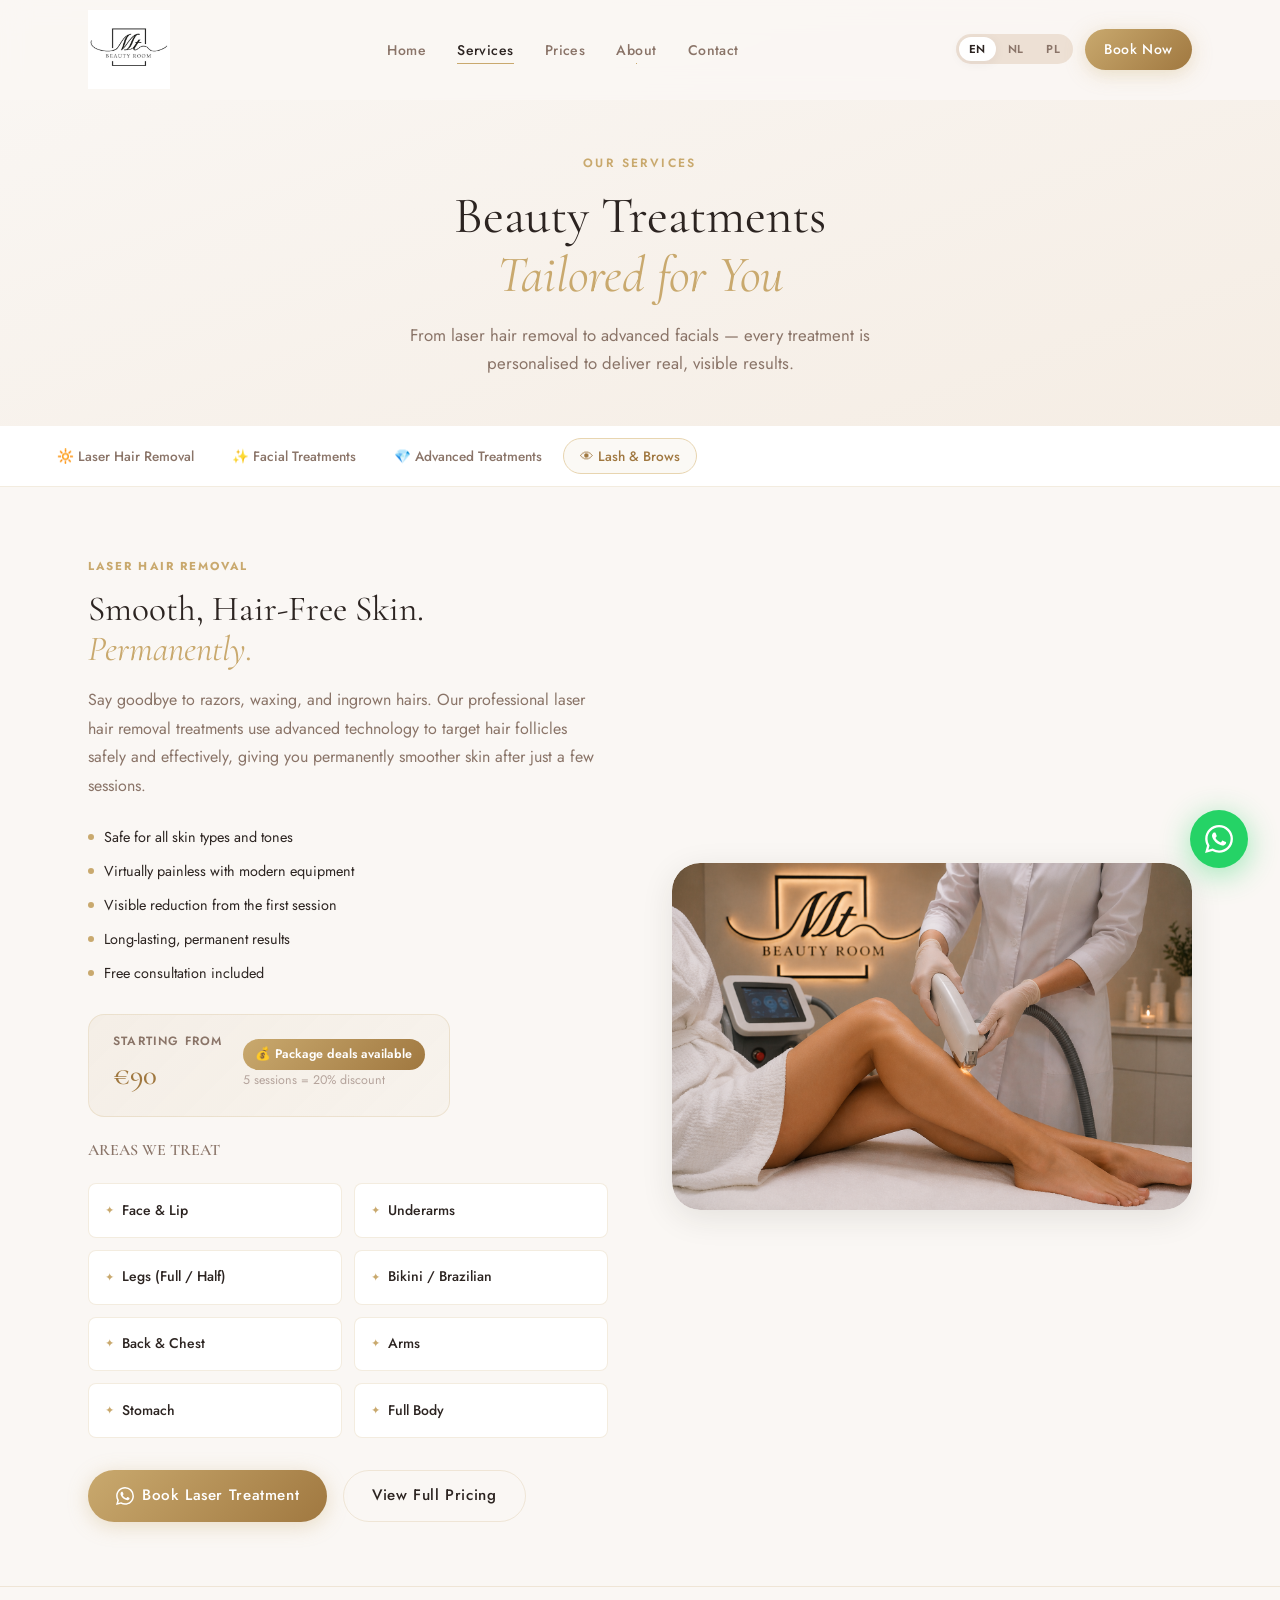
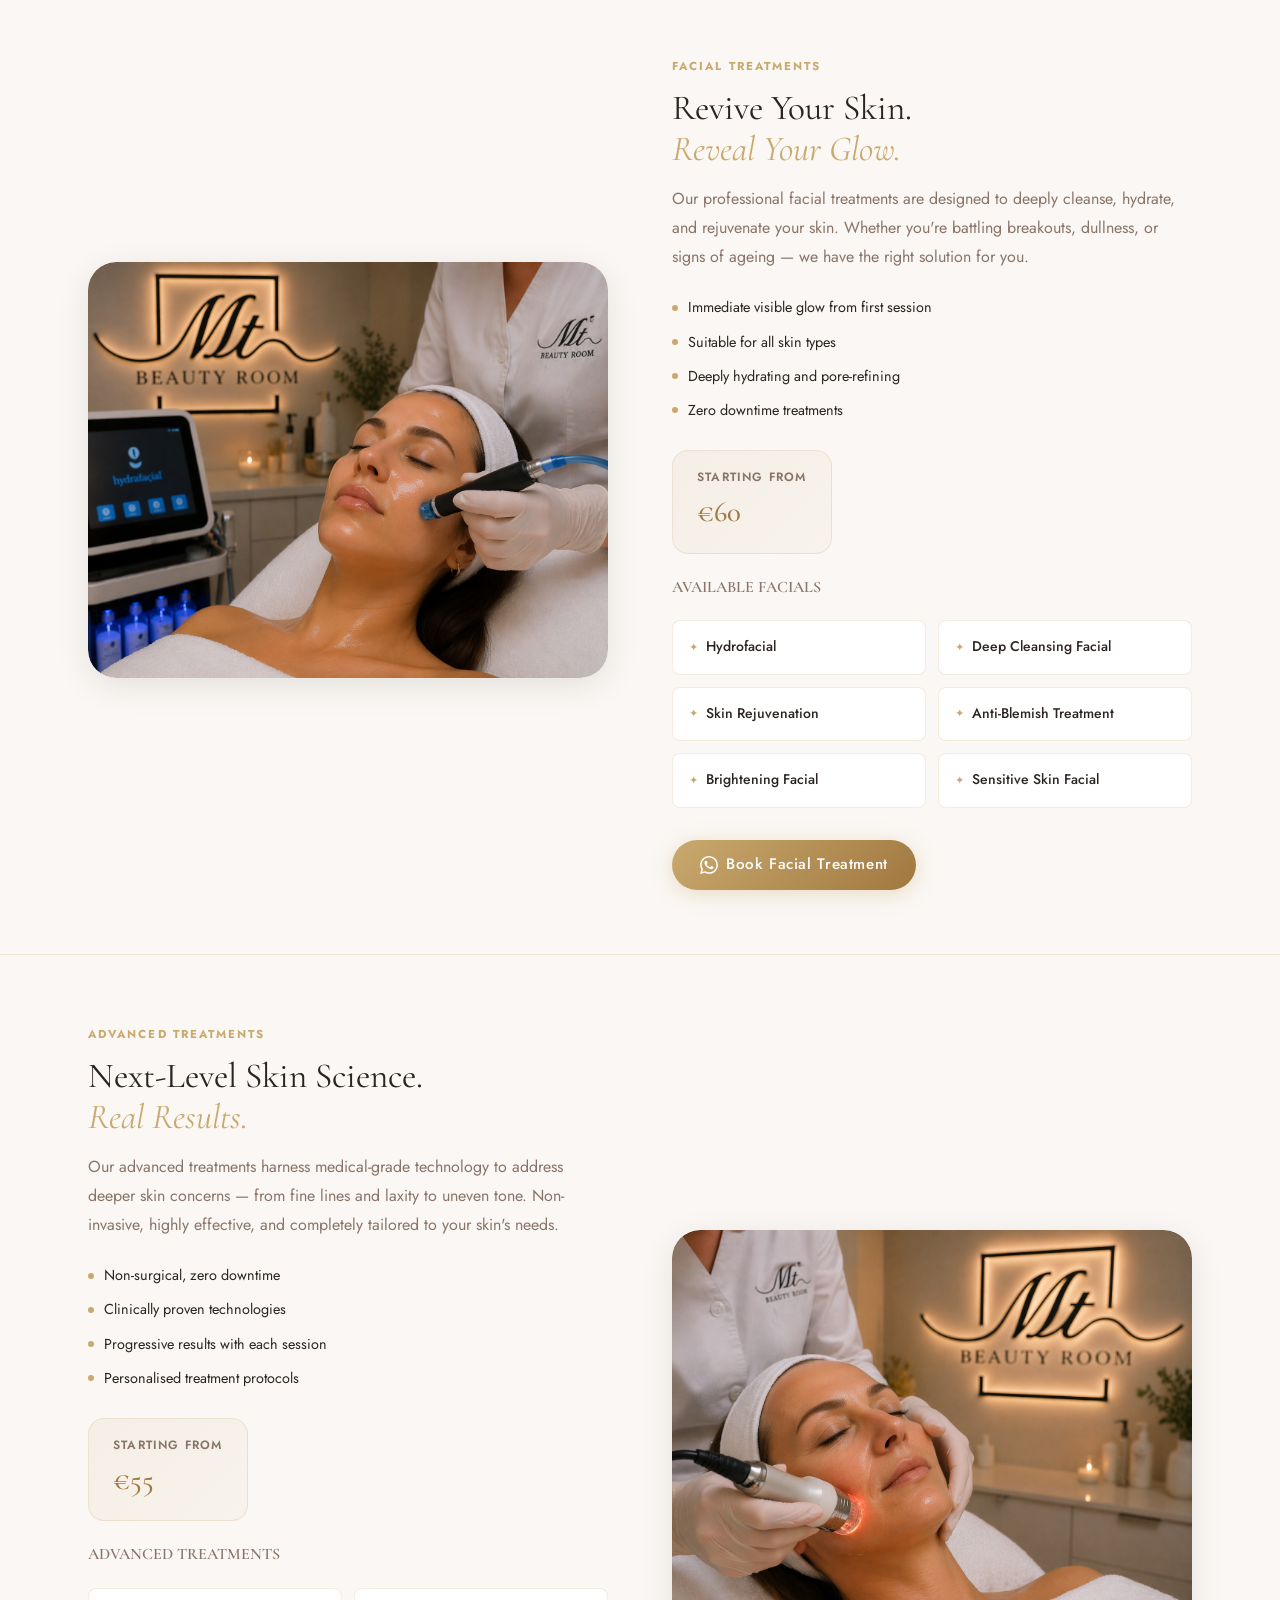
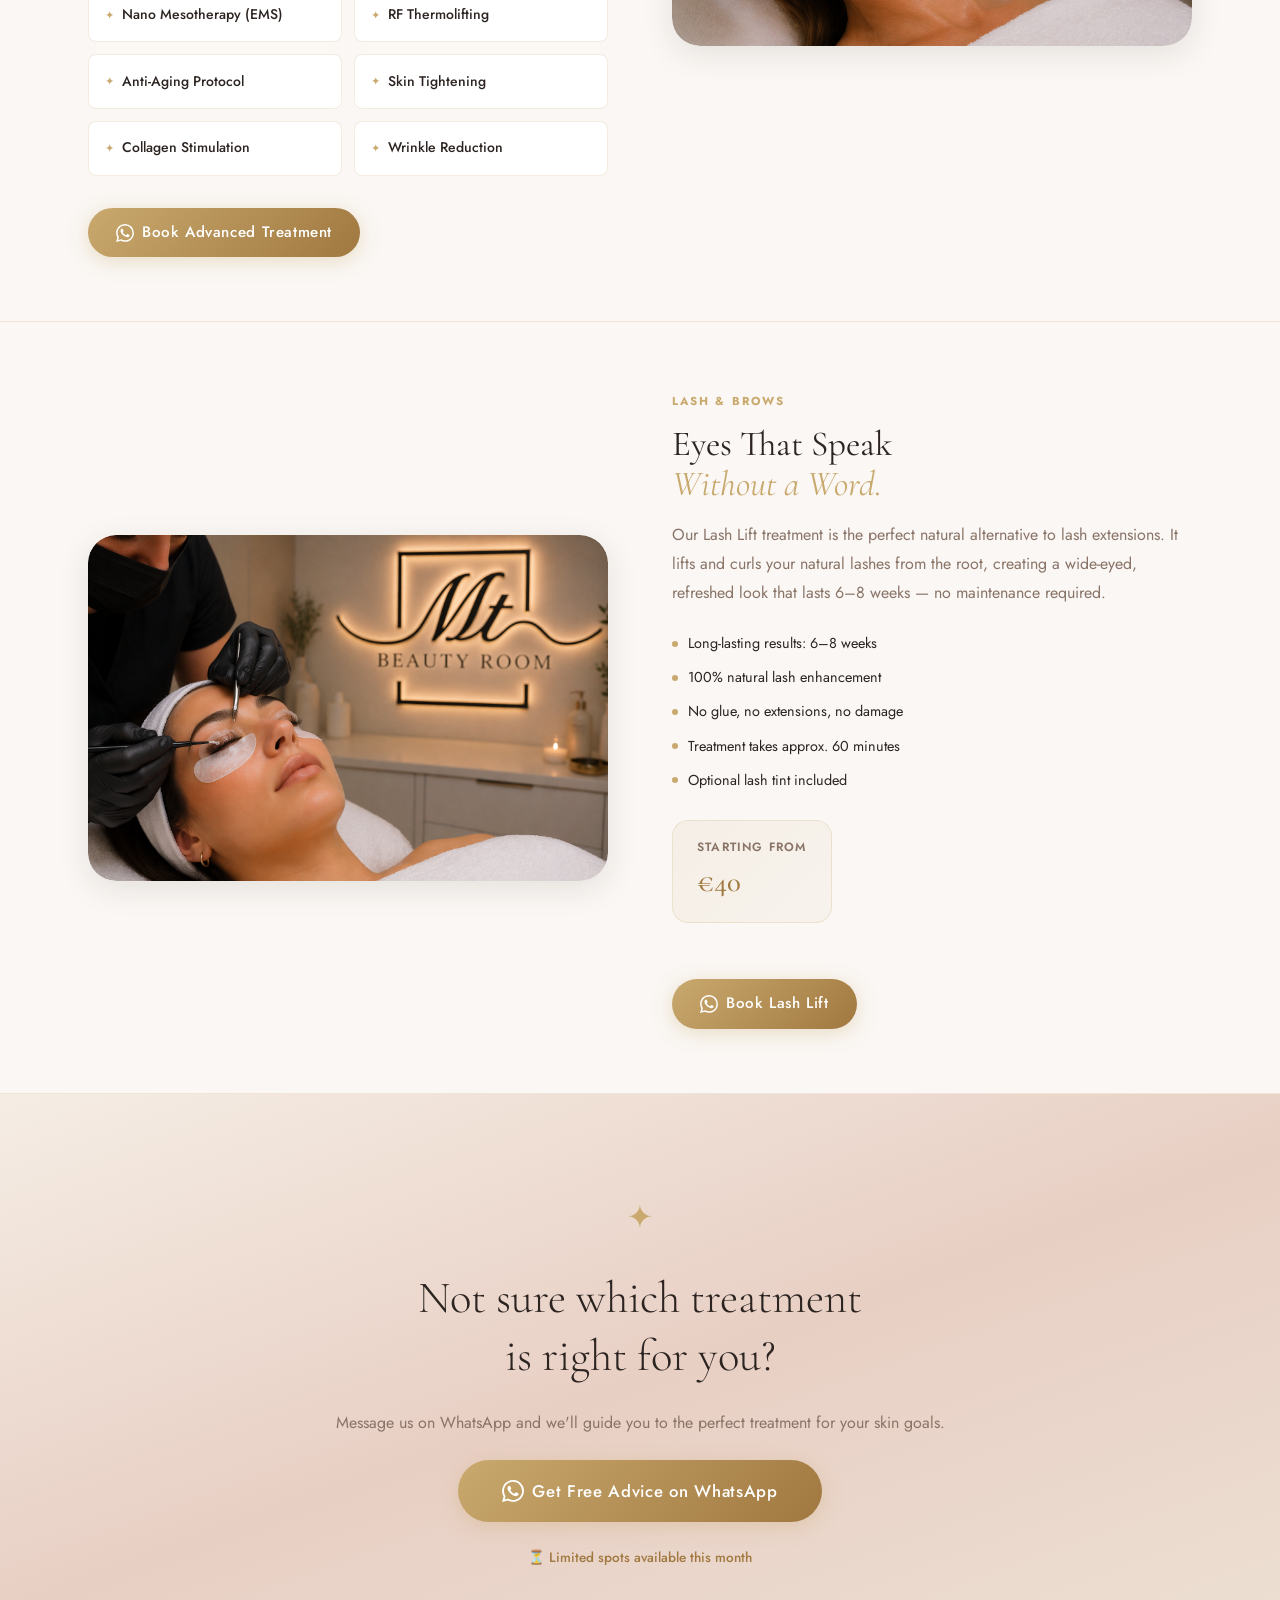
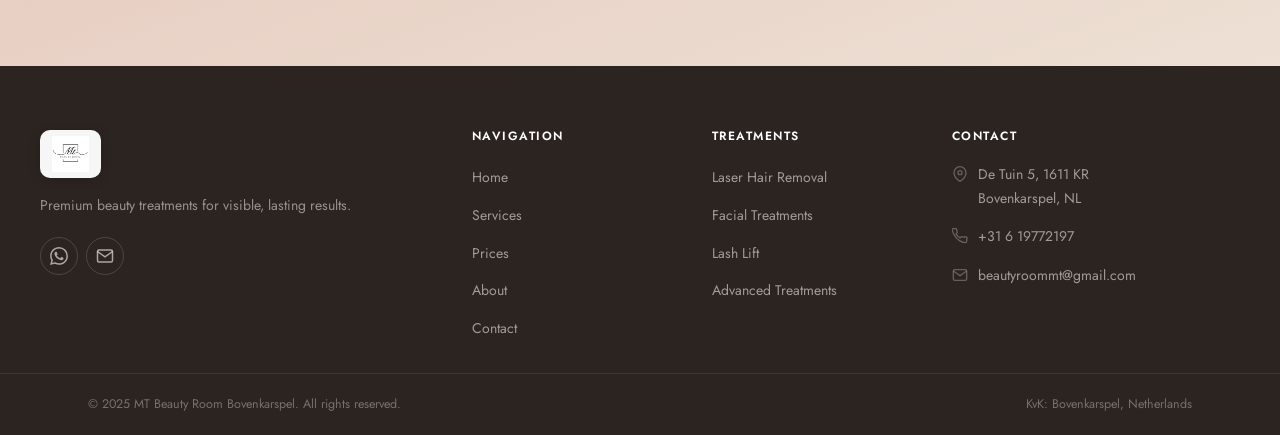
<file: services.html>
<!DOCTYPE html>
<html lang="en">
<head>
  <meta charset="UTF-8" />
  <meta name="viewport" content="width=device-width, initial-scale=1.0" />
  <title>Treatments & Services | MT Beauty Room Bovenkarspel</title>
  <meta name="description" content="Explore our full range of beauty treatments: laser hair removal, hydrofacial, lash lift, RF thermolifting and more. Book via WhatsApp today." />
  <meta name="keywords" content="laser hair removal Bovenkarspel, hydrofacial Netherlands, lash lift near Enkhuizen, RF thermolifting, beauty treatments Hoorn" />
  <link rel="canonical" href="https://mtbeautyroom.nl/services.html" />
  <link rel="stylesheet" href="css/style.css?v=2" />
  <link rel="preconnect" href="https://fonts.googleapis.com" />
  <link rel="preconnect" href="https://fonts.gstatic.com" crossorigin />
  <link href="https://fonts.googleapis.com/css2?family=Cormorant+Garamond:ital,wght@0,300;0,400;0,500;0,600;1,300;1,400&family=Jost:wght@300;400;500;600&display=swap" rel="stylesheet" />
</head>
<body>

  <!-- ===== HEADER ===== -->
  <header class="site-header" id="site-header">
    <div class="container header-inner">
      <a href="index.html" class="logo" aria-label="MT Beauty Room Home">
        <img src="public/LOGO.jpeg" alt="MT Beauty Room Bovenkarspel" class="logo-img" />
      </a>
      <nav class="main-nav" id="main-nav" role="navigation" aria-label="Main Navigation">
        <ul>
          <li><a href="index.html" class="nav-link" data-i18n="nav.home">Home</a></li>
          <li><a href="services.html" class="nav-link active" data-i18n="nav.services">Services</a></li>
          <li><a href="prices.html" class="nav-link" data-i18n="nav.prices">Prices</a></li>
          <li><a href="about.html" class="nav-link" data-i18n="nav.about">About</a></li>
          <li><a href="contact.html" class="nav-link" data-i18n="nav.contact">Contact</a></li>
        </ul>
      </nav>
      <div class="header-actions">
        <div class="lang-switcher" id="lang-switcher" role="group" aria-label="Language Switcher">
          <button class="lang-btn active" data-lang="en" aria-pressed="true">EN</button>
          <button class="lang-btn" data-lang="nl" aria-pressed="false">NL</button>
          <button class="lang-btn" data-lang="pl" aria-pressed="false">PL</button>
        </div>
        <a href="https://wa.me/31619772197?text=Hello%2C%20I%20would%20like%20to%20book%20an%20appointment." class="btn btn-gold btn-sm" target="_blank" rel="noopener" id="header-cta" data-i18n="nav.book">Book Now</a>
        <button class="menu-toggle" id="menu-toggle" aria-label="Toggle Menu" aria-expanded="false">
          <span></span><span></span><span></span>
        </button>
      </div>
    </div>
  </header>

  <main>
    <!-- ===== PAGE HERO ===== -->
    <section class="page-hero" aria-labelledby="page-title">
      <div class="container">
        <span class="section-tag">Our Services</span>
        <h1 class="page-hero-title" id="page-title">Beauty Treatments<br><em>Tailored for You</em></h1>
        <p class="page-hero-sub">From laser hair removal to advanced facials — every treatment is personalised to deliver real, visible results.</p>
      </div>
    </section>

    <!-- ===== SERVICES NAV ===== -->
    <nav class="services-nav" aria-label="Services Navigation">
      <div class="container services-nav-inner">
        <button class="srv-nav-btn active" data-section="laser">🔆 Laser Hair Removal</button>
        <button class="srv-nav-btn" data-section="facial">✨ Facial Treatments</button>
        <button class="srv-nav-btn" data-section="advanced">💎 Advanced Treatments</button>
        <button class="srv-nav-btn" data-section="lash">👁 Lash &amp; Brows</button>
      </div>
    </nav>

    <!-- ===== LASER HAIR REMOVAL ===== -->
    <section class="service-block" id="laser" aria-labelledby="laser-heading">
      <div class="container service-block-inner">
        <div class="service-block-content">
          <span class="service-tag">Laser Hair Removal</span>
          <h2 class="service-title" id="laser-heading">Smooth, Hair-Free Skin.<br><em>Permanently.</em></h2>
          <p class="service-desc">Say goodbye to razors, waxing, and ingrown hairs. Our professional laser hair removal treatments use advanced technology to target hair follicles safely and effectively, giving you permanently smoother skin after just a few sessions.</p>
          <ul class="service-features">
            <li class="service-feature"><span class="feature-dot"></span>Safe for all skin types and tones</li>
            <li class="service-feature"><span class="feature-dot"></span>Virtually painless with modern equipment</li>
            <li class="service-feature"><span class="feature-dot"></span>Visible reduction from the first session</li>
            <li class="service-feature"><span class="feature-dot"></span>Long-lasting, permanent results</li>
            <li class="service-feature"><span class="feature-dot"></span>Free consultation included</li>
          </ul>

          <div class="service-price-box">
            <div>
              <div class="price-label">Starting from</div>
              <div class="price-value">€90</div>
            </div>
            <div>
              <span class="pkg-badge">💰 Package deals available</span>
              <div class="price-note">5 sessions = 20% discount</div>
            </div>
          </div>

          <h3 style="font-size:1rem; font-weight:600; margin-bottom:0.75rem; color:var(--taupe);">AREAS WE TREAT</h3>
          <div class="sub-treatments">
            <div class="sub-treatment">Face &amp; Lip</div>
            <div class="sub-treatment">Underarms</div>
            <div class="sub-treatment">Legs (Full / Half)</div>
            <div class="sub-treatment">Bikini / Brazilian</div>
            <div class="sub-treatment">Back &amp; Chest</div>
            <div class="sub-treatment">Arms</div>
            <div class="sub-treatment">Stomach</div>
            <div class="sub-treatment">Full Body</div>
          </div>

          <div style="margin-top:2rem; display:flex; gap:1rem; flex-wrap:wrap;">
            <a href="https://wa.me/31619772197?text=Hello%2C%20I%20would%20like%20to%20book%20a%20laser%20hair%20removal%20appointment." class="btn btn-gold" target="_blank" rel="noopener" id="laser-cta">
              <svg width="18" height="18" viewBox="0 0 24 24" fill="currentColor"><path d="M17.472 14.382c-.297-.149-1.758-.867-2.03-.967-.273-.099-.471-.148-.67.15-.197.297-.767.966-.94 1.164-.173.199-.347.223-.644.075-.297-.15-1.255-.463-2.39-1.475-.883-.788-1.48-1.761-1.653-2.059-.173-.297-.018-.458.13-.606.134-.133.298-.347.446-.52.149-.174.198-.298.298-.497.099-.198.05-.371-.025-.52-.075-.149-.669-1.612-.916-2.207-.242-.579-.487-.5-.669-.51-.173-.008-.371-.01-.57-.01-.198 0-.52.074-.792.372-.272.297-1.04 1.016-1.04 2.479 0 1.462 1.065 2.875 1.213 3.074.149.198 2.096 3.2 5.077 4.487.709.306 1.262.489 1.694.625.712.227 1.36.195 1.871.118.571-.085 1.758-.719 2.006-1.413.248-.694.248-1.289.173-1.413-.074-.124-.272-.198-.57-.347m-5.421 7.403h-.004a9.87 9.87 0 01-5.031-1.378l-.361-.214-3.741.982.998-3.648-.235-.374a9.86 9.86 0 01-1.51-5.26c.001-5.45 4.436-9.884 9.888-9.884 2.64 0 5.122 1.03 6.988 2.898a9.825 9.825 0 012.893 6.994c-.003 5.45-4.437 9.884-9.885 9.884m8.413-18.297A11.815 11.815 0 0012.05 0C5.495 0 .16 5.335.157 11.892c0 2.096.547 4.142 1.588 5.945L.057 24l6.305-1.654a11.882 11.882 0 005.683 1.448h.005c6.554 0 11.89-5.335 11.893-11.893a11.821 11.821 0 00-3.48-8.413z"/></svg>
              Book Laser Treatment
            </a>
            <a href="prices.html" class="btn btn-outline" id="laser-prices-btn">View Full Pricing</a>
          </div>
        </div>
        <div class="service-visual" aria-hidden="true" style="direction:ltr;">
          <img src="public/Tratamento de depilação a laser moderno.png" alt="Laser Hair Removal Treatments" style="width: 100%; height: auto; display: block; border-radius: var(--radius-lg); box-shadow: var(--shadow-lg);">
        </div>
      </div>
    </section>

    <!-- ===== FACIAL TREATMENTS ===== -->
    <section class="service-block" id="facial" aria-labelledby="facial-heading">
      <div class="container service-block-inner">
        <div class="service-block-content">
          <span class="service-tag">Facial Treatments</span>
          <h2 class="service-title" id="facial-heading">Revive Your Skin.<br><em>Reveal Your Glow.</em></h2>
          <p class="service-desc">Our professional facial treatments are designed to deeply cleanse, hydrate, and rejuvenate your skin. Whether you're battling breakouts, dullness, or signs of ageing — we have the right solution for you.</p>
          <ul class="service-features">
            <li class="service-feature"><span class="feature-dot"></span>Immediate visible glow from first session</li>
            <li class="service-feature"><span class="feature-dot"></span>Suitable for all skin types</li>
            <li class="service-feature"><span class="feature-dot"></span>Deeply hydrating and pore-refining</li>
            <li class="service-feature"><span class="feature-dot"></span>Zero downtime treatments</li>
          </ul>

          <div class="service-price-box">
            <div>
              <div class="price-label">Starting from</div>
              <div class="price-value">€60</div>
            </div>
          </div>

          <h3 style="font-size:1rem; font-weight:600; margin-bottom:0.75rem; color:var(--taupe);">AVAILABLE FACIALS</h3>
          <div class="sub-treatments">
            <div class="sub-treatment">Hydrofacial</div>
            <div class="sub-treatment">Deep Cleansing Facial</div>
            <div class="sub-treatment">Skin Rejuvenation</div>
            <div class="sub-treatment">Anti-Blemish Treatment</div>
            <div class="sub-treatment">Brightening Facial</div>
            <div class="sub-treatment">Sensitive Skin Facial</div>
          </div>

          <div style="margin-top:2rem; display:flex; gap:1rem; flex-wrap:wrap;">
            <a href="https://wa.me/31619772197?text=Hello%2C%20I%20would%20like%20to%20book%20a%20facial%20treatment." class="btn btn-gold" target="_blank" rel="noopener" id="facial-cta">
              <svg width="18" height="18" viewBox="0 0 24 24" fill="currentColor"><path d="M17.472 14.382c-.297-.149-1.758-.867-2.03-.967-.273-.099-.471-.148-.67.15-.197.297-.767.966-.94 1.164-.173.199-.347.223-.644.075-.297-.15-1.255-.463-2.39-1.475-.883-.788-1.48-1.761-1.653-2.059-.173-.297-.018-.458.13-.606.134-.133.298-.347.446-.52.149-.174.198-.298.298-.497.099-.198.05-.371-.025-.52-.075-.149-.669-1.612-.916-2.207-.242-.579-.487-.5-.669-.51-.173-.008-.371-.01-.57-.01-.198 0-.52.074-.792.372-.272.297-1.04 1.016-1.04 2.479 0 1.462 1.065 2.875 1.213 3.074.149.198 2.096 3.2 5.077 4.487.709.306 1.262.489 1.694.625.712.227 1.36.195 1.871.118.571-.085 1.758-.719 2.006-1.413.248-.694.248-1.289.173-1.413-.074-.124-.272-.198-.57-.347m-5.421 7.403h-.004a9.87 9.87 0 01-5.031-1.378l-.361-.214-3.741.982.998-3.648-.235-.374a9.86 9.86 0 01-1.51-5.26c.001-5.45 4.436-9.884 9.888-9.884 2.64 0 5.122 1.03 6.988 2.898a9.825 9.825 0 012.893 6.994c-.003 5.45-4.437 9.884-9.885 9.884m8.413-18.297A11.815 11.815 0 0012.05 0C5.495 0 .16 5.335.157 11.892c0 2.096.547 4.142 1.588 5.945L.057 24l6.305-1.654a11.882 11.882 0 005.683 1.448h.005c6.554 0 11.89-5.335 11.893-11.893a11.821 11.821 0 00-3.48-8.413z"/></svg>
              Book Facial Treatment
            </a>
          </div>
        </div>
        <div class="service-visual" aria-hidden="true" style="direction:ltr;">
          <img src="public/Tratamento de pele em clínica estética.png" alt="Stayve Seanergy Peel - Facial Treatments" style="width: 100%; height: auto; display: block; border-radius: var(--radius-lg); box-shadow: var(--shadow-lg);">
        </div>
      </div>
    </section>

    <!-- ===== ADVANCED TREATMENTS ===== -->
    <section class="service-block" id="advanced" aria-labelledby="advanced-heading">
      <div class="container service-block-inner">
        <div class="service-block-content">
          <span class="service-tag">Advanced Treatments</span>
          <h2 class="service-title" id="advanced-heading">Next-Level Skin Science.<br><em>Real Results.</em></h2>
          <p class="service-desc">Our advanced treatments harness medical-grade technology to address deeper skin concerns — from fine lines and laxity to uneven tone. Non-invasive, highly effective, and completely tailored to your skin's needs.</p>
          <ul class="service-features">
            <li class="service-feature"><span class="feature-dot"></span>Non-surgical, zero downtime</li>
            <li class="service-feature"><span class="feature-dot"></span>Clinically proven technologies</li>
            <li class="service-feature"><span class="feature-dot"></span>Progressive results with each session</li>
            <li class="service-feature"><span class="feature-dot"></span>Personalised treatment protocols</li>
          </ul>

          <div class="service-price-box">
            <div>
              <div class="price-label">Starting from</div>
              <div class="price-value">€55</div>
            </div>
          </div>

          <h3 style="font-size:1rem; font-weight:600; margin-bottom:0.75rem; color:var(--taupe);">ADVANCED TREATMENTS</h3>
          <div class="sub-treatments">
            <div class="sub-treatment">Nano Mesotherapy (EMS)</div>
            <div class="sub-treatment">RF Thermolifting</div>
            <div class="sub-treatment">Anti-Aging Protocol</div>
            <div class="sub-treatment">Skin Tightening</div>
            <div class="sub-treatment">Collagen Stimulation</div>
            <div class="sub-treatment">Wrinkle Reduction</div>
          </div>

          <div style="margin-top:2rem; display:flex; gap:1rem; flex-wrap:wrap;">
            <a href="https://wa.me/31619772197?text=Hello%2C%20I%20would%20like%20to%20book%20an%20advanced%20treatment." class="btn btn-gold" target="_blank" rel="noopener" id="advanced-cta">
              <svg width="18" height="18" viewBox="0 0 24 24" fill="currentColor"><path d="M17.472 14.382c-.297-.149-1.758-.867-2.03-.967-.273-.099-.471-.148-.67.15-.197.297-.767.966-.94 1.164-.173.199-.347.223-.644.075-.297-.15-1.255-.463-2.39-1.475-.883-.788-1.48-1.761-1.653-2.059-.173-.297-.018-.458.13-.606.134-.133.298-.347.446-.52.149-.174.198-.298.298-.497.099-.198.05-.371-.025-.52-.075-.149-.669-1.612-.916-2.207-.242-.579-.487-.5-.669-.51-.173-.008-.371-.01-.57-.01-.198 0-.52.074-.792.372-.272.297-1.04 1.016-1.04 2.479 0 1.462 1.065 2.875 1.213 3.074.149.198 2.096 3.2 5.077 4.487.709.306 1.262.489 1.694.625.712.227 1.36.195 1.871.118.571-.085 1.758-.719 2.006-1.413.248-.694.248-1.289.173-1.413-.074-.124-.272-.198-.57-.347m-5.421 7.403h-.004a9.87 9.87 0 01-5.031-1.378l-.361-.214-3.741.982.998-3.648-.235-.374a9.86 9.86 0 01-1.51-5.26c.001-5.45 4.436-9.884 9.888-9.884 2.64 0 5.122 1.03 6.988 2.898a9.825 9.825 0 012.893 6.994c-.003 5.45-4.437 9.884-9.885 9.884m8.413-18.297A11.815 11.815 0 0012.05 0C5.495 0 .16 5.335.157 11.892c0 2.096.547 4.142 1.588 5.945L.057 24l6.305-1.654a11.882 11.882 0 005.683 1.448h.005c6.554 0 11.89-5.335 11.893-11.893a11.821 11.821 0 00-3.48-8.413z"/></svg>
              Book Advanced Treatment
            </a>
          </div>
        </div>
        <div class="service-visual" aria-hidden="true" style="direction:ltr;">
          <img src="public/Tratamento estético em clínica de beleza.png" alt="Advanced Anti-Aging Treatments" style="width: 100%; height: auto; display: block; border-radius: var(--radius-lg); box-shadow: var(--shadow-lg);">
        </div>
      </div>
    </section>

    <!-- ===== LASH & BROWS ===== -->
    <section class="service-block" id="lash" aria-labelledby="lash-heading">
      <div class="container service-block-inner">
        <div class="service-block-content">
          <span class="service-tag">Lash &amp; Brows</span>
          <h2 class="service-title" id="lash-heading">Eyes That Speak<br><em>Without a Word.</em></h2>
          <p class="service-desc">Our Lash Lift treatment is the perfect natural alternative to lash extensions. It lifts and curls your natural lashes from the root, creating a wide-eyed, refreshed look that lasts 6–8 weeks — no maintenance required.</p>
          <ul class="service-features">
            <li class="service-feature"><span class="feature-dot"></span>Long-lasting results: 6–8 weeks</li>
            <li class="service-feature"><span class="feature-dot"></span>100% natural lash enhancement</li>
            <li class="service-feature"><span class="feature-dot"></span>No glue, no extensions, no damage</li>
            <li class="service-feature"><span class="feature-dot"></span>Treatment takes approx. 60 minutes</li>
            <li class="service-feature"><span class="feature-dot"></span>Optional lash tint included</li>
          </ul>

          <div class="service-price-box">
            <div>
              <div class="price-label">Starting from</div>
              <div class="price-value">€40</div>
            </div>
          </div>

          <div style="margin-top:2rem; display:flex; gap:1rem; flex-wrap:wrap;">
            <a href="https://wa.me/31619772197?text=Hello%2C%20I%20would%20like%20to%20book%20a%20lash%20lift." class="btn btn-gold" target="_blank" rel="noopener" id="lash-cta">
              <svg width="18" height="18" viewBox="0 0 24 24" fill="currentColor"><path d="M17.472 14.382c-.297-.149-1.758-.867-2.03-.967-.273-.099-.471-.148-.67.15-.197.297-.767.966-.94 1.164-.173.199-.347.223-.644.075-.297-.15-1.255-.463-2.39-1.475-.883-.788-1.48-1.761-1.653-2.059-.173-.297-.018-.458.13-.606.134-.133.298-.347.446-.52.149-.174.198-.298.298-.497.099-.198.05-.371-.025-.52-.075-.149-.669-1.612-.916-2.207-.242-.579-.487-.5-.669-.51-.173-.008-.371-.01-.57-.01-.198 0-.52.074-.792.372-.272.297-1.04 1.016-1.04 2.479 0 1.462 1.065 2.875 1.213 3.074.149.198 2.096 3.2 5.077 4.487.709.306 1.262.489 1.694.625.712.227 1.36.195 1.871.118.571-.085 1.758-.719 2.006-1.413.248-.694.248-1.289.173-1.413-.074-.124-.272-.198-.57-.347m-5.421 7.403h-.004a9.87 9.87 0 01-5.031-1.378l-.361-.214-3.741.982.998-3.648-.235-.374a9.86 9.86 0 01-1.51-5.26c.001-5.45 4.436-9.884 9.888-9.884 2.64 0 5.122 1.03 6.988 2.898a9.825 9.825 0 012.893 6.994c-.003 5.45-4.437 9.884-9.885 9.884m8.413-18.297A11.815 11.815 0 0012.05 0C5.495 0 .16 5.335.157 11.892c0 2.096.547 4.142 1.588 5.945L.057 24l6.305-1.654a11.882 11.882 0 005.683 1.448h.005c6.554 0 11.89-5.335 11.893-11.893a11.821 11.821 0 00-3.48-8.413z"/></svg>
              Book Lash Lift
            </a>
          </div>
        </div>
        <div class="service-visual" aria-hidden="true" style="direction:ltr;">
          <img src="public/Tratamento de cílios em ambiente relaxante.png" alt="Lash Lift" style="width: 100%; height: auto; display: block; border-radius: var(--radius-lg); box-shadow: var(--shadow-lg);">
        </div>
      </div>
    </section>

    <!-- ===== FINAL CTA ===== -->
    <section class="section final-cta" id="services-cta" aria-labelledby="services-cta-heading">
      <div class="container final-cta-inner">
        <div class="cta-deco" aria-hidden="true">✦</div>
        <h2 class="final-cta-title" id="services-cta-heading">Not sure which treatment<br>is right for you?</h2>
        <p class="final-cta-sub">Message us on WhatsApp and we'll guide you to the perfect treatment for your skin goals.</p>
        <a href="https://wa.me/31619772197?text=Hello%2C%20I%20would%20like%20advice%20on%20which%20treatment%20is%20right%20for%20me." class="btn btn-gold btn-xl" target="_blank" rel="noopener" id="services-cta-btn">
          <svg width="22" height="22" viewBox="0 0 24 24" fill="currentColor" aria-hidden="true"><path d="M17.472 14.382c-.297-.149-1.758-.867-2.03-.967-.273-.099-.471-.148-.67.15-.197.297-.767.966-.94 1.164-.173.199-.347.223-.644.075-.297-.15-1.255-.463-2.39-1.475-.883-.788-1.48-1.761-1.653-2.059-.173-.297-.018-.458.13-.606.134-.133.298-.347.446-.52.149-.174.198-.298.298-.497.099-.198.05-.371-.025-.52-.075-.149-.669-1.612-.916-2.207-.242-.579-.487-.5-.669-.51-.173-.008-.371-.01-.57-.01-.198 0-.52.074-.792.372-.272.297-1.04 1.016-1.04 2.479 0 1.462 1.065 2.875 1.213 3.074.149.198 2.096 3.2 5.077 4.487.709.306 1.262.489 1.694.625.712.227 1.36.195 1.871.118.571-.085 1.758-.719 2.006-1.413.248-.694.248-1.289.173-1.413-.074-.124-.272-.198-.57-.347m-5.421 7.403h-.004a9.87 9.87 0 01-5.031-1.378l-.361-.214-3.741.982.998-3.648-.235-.374a9.86 9.86 0 01-1.51-5.26c.001-5.45 4.436-9.884 9.888-9.884 2.64 0 5.122 1.03 6.988 2.898a9.825 9.825 0 012.893 6.994c-.003 5.45-4.437 9.884-9.885 9.884m8.413-18.297A11.815 11.815 0 0012.05 0C5.495 0 .16 5.335.157 11.892c0 2.096.547 4.142 1.588 5.945L.057 24l6.305-1.654a11.882 11.882 0 005.683 1.448h.005c6.554 0 11.89-5.335 11.893-11.893a11.821 11.821 0 00-3.48-8.413z"/></svg>
          Get Free Advice on WhatsApp
        </a>
        <p class="cta-urgency">⏳ Limited spots available this month</p>
      </div>
    </section>
  </main>

  <!-- ===== FOOTER ===== -->
  <footer class="site-footer" role="contentinfo">
    <div class="container footer-inner">
      <div class="footer-brand">
        <a href="index.html" class="logo"><img src="public/LOGO.jpeg" alt="MT Beauty Room Bovenkarspel" class="logo-img logo-img--footer" /></a>
        <p class="footer-tagline">Premium beauty treatments for visible, lasting results.</p>
        <div class="footer-socials">
          <a href="https://wa.me/31619772197" class="social-btn" target="_blank" rel="noopener" aria-label="WhatsApp"><svg width="18" height="18" viewBox="0 0 24 24" fill="currentColor"><path d="M17.472 14.382c-.297-.149-1.758-.867-2.03-.967-.273-.099-.471-.148-.67.15-.197.297-.767.966-.94 1.164-.173.199-.347.223-.644.075-.297-.15-1.255-.463-2.39-1.475-.883-.788-1.48-1.761-1.653-2.059-.173-.297-.018-.458.13-.606.134-.133.298-.347.446-.52.149-.174.198-.298.298-.497.099-.198.05-.371-.025-.52-.075-.149-.669-1.612-.916-2.207-.242-.579-.487-.5-.669-.51-.173-.008-.371-.01-.57-.01-.198 0-.52.074-.792.372-.272.297-1.04 1.016-1.04 2.479 0 1.462 1.065 2.875 1.213 3.074.149.198 2.096 3.2 5.077 4.487.709.306 1.262.489 1.694.625.712.227 1.36.195 1.871.118.571-.085 1.758-.719 2.006-1.413.248-.694.248-1.289.173-1.413-.074-.124-.272-.198-.57-.347m-5.421 7.403h-.004a9.87 9.87 0 01-5.031-1.378l-.361-.214-3.741.982.998-3.648-.235-.374a9.86 9.86 0 01-1.51-5.26c.001-5.45 4.436-9.884 9.888-9.884 2.64 0 5.122 1.03 6.988 2.898a9.825 9.825 0 012.893 6.994c-.003 5.45-4.437 9.884-9.885 9.884m8.413-18.297A11.815 11.815 0 0012.05 0C5.495 0 .16 5.335.157 11.892c0 2.096.547 4.142 1.588 5.945L.057 24l6.305-1.654a11.882 11.882 0 005.683 1.448h.005c6.554 0 11.89-5.335 11.893-11.893a11.821 11.821 0 00-3.48-8.413z"/></svg></a>
          <a href="mailto:beautyroommt@gmail.com" class="social-btn" aria-label="Email"><svg width="18" height="18" viewBox="0 0 24 24" fill="none" stroke="currentColor" stroke-width="2"><path d="M4 4h16c1.1 0 2 .9 2 2v12c0 1.1-.9 2-2 2H4c-1.1 0-2-.9-2-2V6c0-1.1.9-2 2-2z"/><polyline points="22,6 12,13 2,6"/></svg></a>
        </div>
      </div>
      <div class="footer-links">
        <h4>Navigation</h4>
        <ul>
          <li><a href="index.html">Home</a></li>
          <li><a href="services.html">Services</a></li>
          <li><a href="prices.html">Prices</a></li>
          <li><a href="about.html">About</a></li>
          <li><a href="contact.html">Contact</a></li>
        </ul>
      </div>
      <div class="footer-links">
        <h4>Treatments</h4>
        <ul>
          <li><a href="#laser">Laser Hair Removal</a></li>
          <li><a href="#facial">Facial Treatments</a></li>
          <li><a href="#lash">Lash Lift</a></li>
          <li><a href="#advanced">Advanced Treatments</a></li>
        </ul>
      </div>
      <div class="footer-contact">
        <h4>Contact</h4>
        <ul>
          <li><svg width="16" height="16" viewBox="0 0 24 24" fill="none" stroke="currentColor" stroke-width="2" aria-hidden="true"><path d="M21 10c0 7-9 13-9 13s-9-6-9-13a9 9 0 0 1 18 0z"/><circle cx="12" cy="10" r="3"/></svg><span>De Tuin 5, 1611 KR<br>Bovenkarspel, NL</span></li>
          <li><svg width="16" height="16" viewBox="0 0 24 24" fill="none" stroke="currentColor" stroke-width="2" aria-hidden="true"><path d="M22 16.92v3a2 2 0 01-2.18 2 19.79 19.79 0 01-8.63-3.07A19.5 19.5 0 013.07 9.81a19.79 19.79 0 01-3.07-8.64A2 2 0 012 .82h3a2 2 0 012 1.72c.127.96.361 1.903.7 2.81a2 2 0 01-.45 2.11L6.09 8.91a16 16 0 006 6l1.27-1.27a2 2 0 012.11-.45c.907.339 1.85.573 2.81.7A2 2 0 0122 16.92z"/></svg><a href="tel:+31619772197">+31 6 19772197</a></li>
          <li><svg width="16" height="16" viewBox="0 0 24 24" fill="none" stroke="currentColor" stroke-width="2" aria-hidden="true"><path d="M4 4h16c1.1 0 2 .9 2 2v12c0 1.1-.9 2-2 2H4c-1.1 0-2-.9-2-2V6c0-1.1.9-2 2-2z"/><polyline points="22,6 12,13 2,6"/></svg><a href="mailto:beautyroommt@gmail.com">beautyroommt@gmail.com</a></li>
        </ul>
      </div>
    </div>
    <div class="footer-bottom">
      <div class="container">
        <p>&copy; 2025 MT Beauty Room Bovenkarspel. All rights reserved.</p>
        <p>KvK: Bovenkarspel, Netherlands</p>
      </div>
    </div>
  </footer>

  <a href="https://wa.me/31619772197?text=Hello%2C%20I%20would%20like%20to%20book%20an%20appointment." class="whatsapp-fab" target="_blank" rel="noopener" id="whatsapp-fab" aria-label="Chat on WhatsApp">
    <svg width="28" height="28" viewBox="0 0 24 24" fill="currentColor" aria-hidden="true"><path d="M17.472 14.382c-.297-.149-1.758-.867-2.03-.967-.273-.099-.471-.148-.67.15-.197.297-.767.966-.94 1.164-.173.199-.347.223-.644.075-.297-.15-1.255-.463-2.39-1.475-.883-.788-1.48-1.761-1.653-2.059-.173-.297-.018-.458.13-.606.134-.133.298-.347.446-.52.149-.174.198-.298.298-.497.099-.198.05-.371-.025-.52-.075-.149-.669-1.612-.916-2.207-.242-.579-.487-.5-.669-.51-.173-.008-.371-.01-.57-.01-.198 0-.52.074-.792.372-.272.297-1.04 1.016-1.04 2.479 0 1.462 1.065 2.875 1.213 3.074.149.198 2.096 3.2 5.077 4.487.709.306 1.262.489 1.694.625.712.227 1.36.195 1.871.118.571-.085 1.758-.719 2.006-1.413.248-.694.248-1.289.173-1.413-.074-.124-.272-.198-.57-.347m-5.421 7.403h-.004a9.87 9.87 0 01-5.031-1.378l-.361-.214-3.741.982.998-3.648-.235-.374a9.86 9.86 0 01-1.51-5.26c.001-5.45 4.436-9.884 9.888-9.884 2.64 0 5.122 1.03 6.988 2.898a9.825 9.825 0 012.893 6.994c-.003 5.45-4.437 9.884-9.885 9.884m8.413-18.297A11.815 11.815 0 0012.05 0C5.495 0 .16 5.335.157 11.892c0 2.096.547 4.142 1.588 5.945L.057 24l6.305-1.654a11.882 11.882 0 005.683 1.448h.005c6.554 0 11.89-5.335 11.893-11.893a11.821 11.821 0 00-3.48-8.413z"/></svg>
    <span class="fab-tooltip">Book via WhatsApp</span>
  </a>

  <script src="js/i18n.js"></script>
  <script src="js/main.js"></script>
</body>
</html>
</file>
<file: css/style.css>
/* ============================================
   MT BEAUTY ROOM — PREMIUM STYLESHEET
   ============================================ */

/* ---- DESIGN TOKENS ---- */
:root {
  --gold:        #c9a96e;
  --gold-light:  #e8d5b0;
  --gold-dark:   #a07840;
  --nude:        #f5ede4;
  --nude-dark:   #ede0d4;
  --blush:       #e8cfc4;
  --cream:       #faf7f4;
  --white:       #ffffff;
  --charcoal:    #2c2421;
  --taupe:       #8a7468;
  --taupe-light: #b5a49c;
  --border:      rgba(201,169,110,0.22);
  --shadow-sm:   0 2px 12px rgba(44,36,33,0.06);
  --shadow-md:   0 8px 32px rgba(44,36,33,0.10);
  --shadow-lg:   0 20px 60px rgba(44,36,33,0.14);
  --radius-sm:   8px;
  --radius-md:   16px;
  --radius-lg:   28px;
  --radius-full: 999px;
  --transition:  0.3s cubic-bezier(0.4, 0, 0.2, 1);
  --font-serif:  'Cormorant Garamond', Georgia, serif;
  --font-sans:   'Jost', system-ui, sans-serif;
  --max-width:   1200px;
  --header-h:    100px;
}

/* ---- RESET & BASE ---- */
*, *::before, *::after { box-sizing: border-box; margin: 0; padding: 0; }

html {
  scroll-behavior: smooth;
  font-size: 16px;
  -webkit-text-size-adjust: 100%;
}

body {
  font-family: var(--font-sans);
  background: var(--cream);
  color: var(--charcoal);
  line-height: 1.7;
  overflow-x: hidden;
}

img { display: block; max-width: 100%; height: auto; }
a { color: inherit; text-decoration: none; }
ul { list-style: none; }
button { cursor: pointer; border: none; background: none; font-family: inherit; }

/* ---- TYPOGRAPHY ---- */
h1, h2, h3, h4 {
  font-family: var(--font-serif);
  font-weight: 400;
  line-height: 1.15;
  color: var(--charcoal);
}

h1 { font-size: clamp(2.4rem, 6vw, 4rem); }
h2 { font-size: clamp(1.8rem, 4vw, 2.8rem); }
h3 { font-size: clamp(1.2rem, 2.5vw, 1.5rem); }

em { font-style: italic; color: var(--gold); }

/* ---- UTILITY ---- */
.container {
  max-width: var(--max-width);
  margin: 0 auto;
  padding: 0 clamp(1rem, 4vw, 3rem);
}

.section {
  padding: clamp(3.5rem, 8vw, 6rem) 0;
}

.section-header {
  text-align: center;
  margin-bottom: 3rem;
}

.section-tag {
  display: inline-block;
  font-family: var(--font-sans);
  font-size: 0.75rem;
  font-weight: 600;
  letter-spacing: 0.2em;
  text-transform: uppercase;
  color: var(--gold);
  margin-bottom: 0.75rem;
}

.section-title {
  margin-bottom: 1rem;
}

.section-desc {
  color: var(--taupe);
  font-size: 1.05rem;
  max-width: 520px;
  margin: 0 auto;
}

.section-cta {
  text-align: center;
  margin-top: 2.5rem;
}

/* ---- BUTTONS ---- */
.btn {
  display: inline-flex;
  align-items: center;
  gap: 0.5rem;
  font-family: var(--font-sans);
  font-weight: 500;
  font-size: 0.95rem;
  letter-spacing: 0.04em;
  border-radius: var(--radius-full);
  padding: 0.75rem 1.75rem;
  transition: var(--transition);
  cursor: pointer;
  white-space: nowrap;
  text-decoration: none;
}

.btn-gold {
  background: linear-gradient(135deg, var(--gold), var(--gold-dark));
  color: var(--white);
  box-shadow: 0 4px 20px rgba(201,169,110,0.35);
}
.btn-gold:hover {
  background: linear-gradient(135deg, #d4b57e, #b8893a);
  box-shadow: 0 6px 28px rgba(201,169,110,0.50);
  transform: translateY(-2px);
}

.btn-outline {
  background: transparent;
  color: var(--charcoal);
  border: 1.5px solid var(--border);
}
.btn-outline:hover {
  border-color: var(--gold);
  color: var(--gold);
  transform: translateY(-2px);
}

.btn-sm  { padding: 0.55rem 1.2rem; font-size: 0.875rem; }
.btn-lg  { padding: 0.9rem 2.2rem; font-size: 1rem; }
.btn-xl  { padding: 1.05rem 2.8rem; font-size: 1.05rem; }

/* ============================================
   HEADER
   ============================================ */
.site-header {
  position: fixed;
  top: 0; left: 0; right: 0;
  height: var(--header-h);
  z-index: 1000;
  transition: var(--transition);
  background: rgba(250,247,244,0.92);
  backdrop-filter: blur(14px);
  -webkit-backdrop-filter: blur(14px);
  border-bottom: 1px solid transparent;
}

.site-header.scrolled {
  border-bottom-color: var(--border);
  box-shadow: var(--shadow-sm);
}

.header-inner {
  display: flex;
  align-items: center;
  justify-content: space-between;
  height: 100%;
  gap: 1rem;
}

/* Logo */
.logo {
  display: flex;
  align-items: center;
  flex-shrink: 0;
  text-decoration: none;
}

.logo-img {
  height: 80px;
  width: auto;
  object-fit: contain;
  display: block;
  transition: var(--transition);
}

.logo:hover .logo-img {
  opacity: 0.82;
  transform: scale(1.02);
}

/* Footer logo — white bg pill so black logo shows on dark footer */
.logo-img--footer {
  height: 48px;
  background: rgba(255,255,255,0.96);
  padding: 6px 12px;
  border-radius: 10px;
  box-shadow: 0 2px 12px rgba(0,0,0,0.18);
}

/* Keep legacy text classes for footer fallback */
.logo-icon { display: none; }
.logo-text  { display: none; }
.logo-main  { display: none; }
.logo-sub   { display: none; }

/* Nav */
.main-nav ul {
  display: flex;
  gap: 0.25rem;
}

.nav-link {
  font-size: 0.875rem;
  font-weight: 500;
  letter-spacing: 0.03em;
  color: var(--taupe);
  padding: 0.5rem 0.85rem;
  border-radius: var(--radius-full);
  transition: var(--transition);
  position: relative;
}

.nav-link::after {
  content: '';
  position: absolute;
  bottom: 4px; left: 50%; right: 50%;
  height: 1px;
  background: var(--gold);
  transition: var(--transition);
}

.nav-link:hover, .nav-link.active {
  color: var(--charcoal);
}
.nav-link:hover::after, .nav-link.active::after {
  left: 0.85rem; right: 0.85rem;
}

/* Header Actions */
.header-actions {
  display: flex;
  align-items: center;
  gap: 0.75rem;
}

/* Language Switcher */
.lang-switcher {
  display: flex;
  gap: 2px;
  background: var(--nude-dark);
  border-radius: var(--radius-full);
  padding: 3px;
}

.lang-btn {
  font-size: 0.72rem;
  font-weight: 600;
  letter-spacing: 0.05em;
  color: var(--taupe);
  padding: 4px 10px;
  border-radius: var(--radius-full);
  transition: var(--transition);
}

.lang-btn.active {
  background: var(--white);
  color: var(--charcoal);
  box-shadow: var(--shadow-sm);
}

/* Menu Toggle */
.menu-toggle {
  display: none;
  flex-direction: column;
  gap: 5px;
  width: 26px;
  padding: 4px 0;
}

.menu-toggle span {
  display: block;
  height: 1.5px;
  background: var(--charcoal);
  border-radius: 2px;
  transition: var(--transition);
}

/* ============================================
   HERO
   ============================================ */
.hero {
  min-height: 100svh;
  display: grid;
  grid-template-columns: 1fr 1fr;
  align-items: center;
  gap: 3rem;
  padding: calc(var(--header-h) + 2rem) 0 4rem;
  position: relative;
  overflow: hidden;
}

.hero .container {
  grid-column: 1;
}

.hero-bg-pattern {
  position: absolute;
  inset: 0;
  background:
    radial-gradient(ellipse 60% 70% at 80% 30%, hsl(30,50%,95%) 0%, transparent 60%),
    radial-gradient(ellipse 40% 50% at 20% 80%, hsl(340,30%,95%) 0%, transparent 60%);
  z-index: -3;
}

.hero-video {
  position: absolute;
  top: 50%;
  left: 50%;
  width: 100%;
  height: 100%;
  object-fit: cover;
  object-position: 50% 15%;
  transform: translate(-50%, -50%);
  z-index: -2;
}

.hero-overlay {
  position: absolute;
  inset: 0;
  background: linear-gradient(to right, rgba(250,247,244,0.6) 20%, rgba(250,247,244,0.2) 100%);
  z-index: -1;
}

.hero-content {
  display: flex;
  flex-direction: column;
  gap: 1.5rem;
}

.hero-badge {
  display: inline-flex;
  align-items: center;
  gap: 0.5rem;
  font-size: 0.75rem;
  font-weight: 600;
  letter-spacing: 0.15em;
  text-transform: uppercase;
  color: var(--gold-dark);
  background: linear-gradient(135deg, rgba(201,169,110,0.12), rgba(201,169,110,0.06));
  border: 1px solid rgba(201,169,110,0.3);
  padding: 0.45rem 1rem;
  border-radius: var(--radius-full);
  width: fit-content;
}

.hero-title {
  font-size: clamp(2.6rem, 6vw, 4.2rem);
  font-weight: 300;
  line-height: 1.1;
}

.hero-title em {
  display: block;
  font-size: 1.15em;
  font-weight: 400;
}

.hero-subtitle {
  color: var(--taupe);
  font-size: 1.05rem;
  max-width: 420px;
  line-height: 1.8;
}

.hero-ctas {
  display: flex;
  flex-wrap: wrap;
  gap: 1rem;
  align-items: center;
}

.hero-stats {
  display: flex;
  align-items: center;
  gap: 1.5rem;
  padding-top: 0.5rem;
  border-top: 1px solid var(--border);
  width: fit-content;
}

.stat { text-align: center; }
.stat-num {
  display: block;
  font-family: var(--font-serif);
  font-size: 1.6rem;
  font-weight: 500;
  color: var(--charcoal);
  line-height: 1;
}
.stat-label {
  font-size: 0.72rem;
  color: var(--taupe);
  letter-spacing: 0.05em;
  text-transform: uppercase;
}
.stat-divider {
  width: 1px;
  height: 36px;
  background: var(--border);
  flex-shrink: 0;
}

/* Hero Visual */
.hero-visual {
  display: flex;
  justify-content: center;
  align-items: center;
  padding: 2rem;
}

.hero-img-wrap {
  position: relative;
}

.hero-img-frame {
  width: clamp(280px, 36vw, 460px);
  aspect-ratio: 3/4;
  border-radius: var(--radius-lg);
  background: linear-gradient(135deg, var(--nude), var(--blush));
  padding: 8px;
  box-shadow: var(--shadow-lg);
}

.hero-img-inner {
  width: 100%;
  height: 100%;
  border-radius: calc(var(--radius-lg) - 8px);
  overflow: hidden;
  background: linear-gradient(160deg, hsl(30,40%,88%) 0%, hsl(340,30%,82%) 50%, hsl(20,35%,75%) 100%);
  display: flex;
  align-items: center;
  justify-content: center;
}

.hero-img-placeholder {
  display: flex;
  flex-direction: column;
  align-items: center;
  gap: 1rem;
  color: rgba(255,255,255,0.7);
}

.hero-img-placeholder .flower-decoration {
  font-size: 4rem;
  opacity: 0.5;
  animation: floatSlow 4s ease-in-out infinite;
}

.hero-img-placeholder span {
  font-family: var(--font-serif);
  font-size: 1.1rem;
  letter-spacing: 0.1em;
  opacity: 0.6;
}

.hero-img-badge {
  position: absolute;
  bottom: -16px;
  right: -16px;
  background: var(--white);
  border: 1px solid var(--border);
  border-radius: var(--radius-md);
  padding: 0.75rem 1rem;
  display: flex;
  align-items: center;
  gap: 0.6rem;
  box-shadow: var(--shadow-md);
}

.hero-img-badge .badge-icon { font-size: 1.4rem; }
.hero-img-badge strong { display: block; font-size: 1.1rem; color: var(--charcoal); }
.hero-img-badge small { display: block; font-size: 0.7rem; color: var(--taupe); }

/* ============================================
   TRUST BAR
   ============================================ */
.trust-bar {
  background: linear-gradient(135deg, var(--gold), var(--gold-dark));
  padding: 1.5rem 0;
}

.trust-bar-inner {
  display: flex;
  align-items: center;
  justify-content: space-between;
  flex-wrap: wrap;
  gap: 1rem;
}

.trust-item {
  display: flex;
  align-items: center;
  gap: 0.6rem;
  color: var(--white);
  font-size: 0.875rem;
  font-weight: 500;
  letter-spacing: 0.02em;
}

.trust-icon { font-size: 1.1rem; }

/* ============================================
   TREATMENT CARDS
   ============================================ */
.treatments {
  background: var(--white);
}

.treatment-cards {
  display: grid;
  grid-template-columns: repeat(auto-fit, minmax(240px, 1fr));
  gap: 1.5rem;
}

.treatment-card {
  position: relative;
  display: flex;
  flex-direction: column;
  gap: 0.75rem;
  padding: 2rem 1.75rem;
  border-radius: var(--radius-md);
  border: 1.5px solid var(--border);
  background: var(--cream);
  transition: var(--transition);
  overflow: hidden;
}

.treatment-card::before {
  content: '';
  position: absolute;
  inset: 0;
  background: linear-gradient(135deg, rgba(201,169,110,0.05), rgba(201,169,110,0));
  opacity: 0;
  transition: var(--transition);
}

.treatment-card:hover {
  transform: translateY(-6px);
  border-color: var(--gold-light);
  box-shadow: var(--shadow-md);
}

.treatment-card:hover::before { opacity: 1; }

.treatment-card--featured {
  border-color: var(--gold);
  background: linear-gradient(160deg, #fffdf9, var(--cream));
}

.card-featured-badge {
  position: absolute;
  top: 1rem; right: 1rem;
  font-size: 0.68rem;
  font-weight: 600;
  letter-spacing: 0.1em;
  text-transform: uppercase;
  background: linear-gradient(135deg, var(--gold), var(--gold-dark));
  color: var(--white);
  padding: 0.25rem 0.65rem;
  border-radius: var(--radius-full);
  z-index: 5;
}

.card-cover-img {
  width: calc(100% + 3.5rem);
  max-width: unset;
  margin: -2rem -1.75rem 1rem;
  height: 220px;
  object-fit: cover;
  border-bottom: 1px solid var(--border);
  display: block;
}

.card-icon-wrap {
  width: 48px;
  height: 48px;
  border-radius: 12px;
  background: rgba(var(--card-color), 0.1);
  display: flex;
  align-items: center;
  justify-content: center;
  border: 1px solid rgba(201,169,110,0.2);
}

.card-icon {
  width: 28px;
  height: 28px;
  color: var(--gold);
}

.card-title {
  font-size: 1.2rem;
  font-weight: 500;
}

.card-text {
  font-size: 0.9rem;
  color: var(--taupe);
  flex: 1;
}

.card-price {
  font-family: var(--font-serif);
  font-size: 1.1rem;
  font-weight: 500;
  color: var(--gold-dark);
}

.card-arrow {
  font-size: 1.2rem;
  color: var(--gold);
  transition: var(--transition);
  width: 24px;
}

.treatment-card:hover .card-arrow { transform: translateX(4px); }

/* ============================================
   BEFORE & AFTER
   ============================================ */
.before-after {
  background: var(--nude);
}

.ba-grid {
  display: grid;
  grid-template-columns: repeat(auto-fit, minmax(280px, 1fr));
  gap: 1.5rem;
}

.ba-card {
  border-radius: var(--radius-md);
  overflow: hidden;
  background: var(--white);
  box-shadow: var(--shadow-sm);
  transition: var(--transition);
}

.ba-card:hover {
  box-shadow: var(--shadow-md);
  transform: translateY(-4px);
}

.ba-images {
  display: grid;
  grid-template-columns: 1fr 1fr;
}

.ba-img {
  position: relative;
}

.ba-label {
  position: absolute;
  top: 0.6rem;
  left: 0.6rem;
  font-size: 0.68rem;
  font-weight: 700;
  letter-spacing: 0.1em;
  text-transform: uppercase;
  background: rgba(0,0,0,0.5);
  color: #fff;
  padding: 0.2rem 0.55rem;
  border-radius: var(--radius-full);
  z-index: 2;
}

.ba-placeholder {
  height: 180px;
}

.ba-before-1 { background: linear-gradient(160deg, hsl(20,15%,65%), hsl(20,10%,55%)); }
.ba-after-1  { background: linear-gradient(160deg, hsl(30,40%,85%), hsl(25,35%,78%)); }
.ba-before-2 { background: linear-gradient(160deg, hsl(340,15%,65%), hsl(340,10%,58%)); }
.ba-after-2  { background: linear-gradient(160deg, hsl(340,40%,88%), hsl(335,35%,82%)); }
.ba-before-3 { background: linear-gradient(160deg, hsl(200,10%,60%), hsl(200,8%,52%)); }
.ba-after-3  { background: linear-gradient(160deg, hsl(200,25%,82%), hsl(200,20%,75%)); }

.ba-treatment {
  text-align: center;
  padding: 0.85rem;
  font-size: 0.875rem;
  font-weight: 500;
  color: var(--taupe);
  letter-spacing: 0.04em;
}

.ba-note {
  text-align: center;
  margin-top: 2rem;
  font-size: 0.8rem;
  color: var(--taupe-light);
  font-style: italic;
}

/* ============================================
   WHY CHOOSE US
   ============================================ */
.why-us {
  background: var(--white);
}

.why-us-inner {
  display: grid;
  grid-template-columns: 1fr 1fr;
  gap: 5rem;
  align-items: center;
}

.why-us-content {
  display: flex;
  flex-direction: column;
  gap: 1.5rem;
}

.why-list {
  display: flex;
  flex-direction: column;
  gap: 1.25rem;
}

.why-item {
  display: flex;
  gap: 1rem;
  align-items: flex-start;
}

.why-icon {
  font-size: 1.4rem;
  width: 44px;
  height: 44px;
  border-radius: 12px;
  background: linear-gradient(135deg, rgba(201,169,110,0.12), rgba(201,169,110,0.06));
  display: flex;
  align-items: center;
  justify-content: center;
  flex-shrink: 0;
  border: 1px solid rgba(201,169,110,0.2);
}

.why-item strong {
  display: block;
  font-family: var(--font-serif);
  font-size: 1.05rem;
  font-weight: 500;
  margin-bottom: 0.2rem;
}

.why-item p {
  font-size: 0.9rem;
  color: var(--taupe);
}

/* Why Visual */
.why-us-visual {
  display: flex;
  justify-content: center;
}

.why-visual-frame {
  position: relative;
  width: 340px;
  height: 380px;
  border-radius: var(--radius-lg);
  background: linear-gradient(135deg, var(--nude), var(--blush));
  display: flex;
  align-items: center;
  justify-content: center;
  box-shadow: var(--shadow-lg);
}

.why-visual-inner {
  display: flex;
  flex-direction: column;
  align-items: center;
  gap: 1rem;
  color: var(--taupe);
}

.why-logo-big {
  font-size: 5rem;
  color: var(--gold);
  opacity: 0.5;
  animation: floatSlow 4s ease-in-out infinite;
}

.why-visual-inner p {
  font-family: var(--font-serif);
  font-size: 1.2rem;
  color: var(--taupe);
}

.why-badge-1, .why-badge-2 {
  position: absolute;
  background: var(--white);
  border: 1px solid var(--border);
  border-radius: var(--radius-md);
  padding: 0.6rem 1rem;
  display: flex;
  align-items: center;
  gap: 0.5rem;
  box-shadow: var(--shadow-md);
  font-size: 0.875rem;
}

.why-badge-1 { top: -14px; left: -24px; }
.why-badge-2 { bottom: 40px; right: -24px; }
.why-badge-1 span, .why-badge-2 span { font-size: 1.1rem; }
.why-badge-1 small, .why-badge-2 small { font-size: 0.72rem; color: var(--taupe); display: block; }

/* ============================================
   TESTIMONIALS
   ============================================ */
.testimonials {
  background: var(--cream);
}

.stars-row {
  font-size: 1.4rem;
  color: var(--gold);
  letter-spacing: 4px;
  margin-top: 0.5rem;
}

.testimonial-grid {
  display: grid;
  grid-template-columns: repeat(auto-fit, minmax(280px, 1fr));
  gap: 1.5rem;
}

.testimonial-card {
  background: var(--white);
  border: 1.5px solid var(--border);
  border-radius: var(--radius-md);
  padding: 1.75rem;
  display: flex;
  flex-direction: column;
  gap: 1rem;
  transition: var(--transition);
}

.testimonial-card:hover {
  box-shadow: var(--shadow-md);
  transform: translateY(-4px);
}

.testimonial-stars {
  color: var(--gold);
  font-size: 1rem;
  letter-spacing: 2px;
}

.testimonial-text {
  font-size: 0.95rem;
  color: var(--taupe);
  font-style: italic;
  line-height: 1.8;
  flex: 1;
}

.testimonial-author {
  display: flex;
  align-items: center;
  gap: 0.75rem;
}

.author-avatar {
  width: 40px;
  height: 40px;
  border-radius: 50%;
  background: linear-gradient(135deg, var(--gold), var(--gold-dark));
  color: var(--white);
  display: flex;
  align-items: center;
  justify-content: center;
  font-weight: 600;
  font-size: 0.9rem;
  flex-shrink: 0;
}

.testimonial-author strong { display: block; font-size: 0.9rem; }
.testimonial-author small { display: block; font-size: 0.78rem; color: var(--taupe-light); }

/* ============================================
   FINAL CTA
   ============================================ */
.final-cta {
  background: linear-gradient(160deg, var(--nude), var(--blush), var(--nude-dark));
  text-align: center;
}

.final-cta-inner {
  display: flex;
  flex-direction: column;
  align-items: center;
  gap: 1.5rem;
}

.cta-deco {
  font-size: 2rem;
  color: var(--gold);
  animation: floatSlow 3s ease-in-out infinite;
}

.final-cta-title {
  font-size: clamp(1.8rem, 4vw, 2.8rem);
  font-weight: 300;
  line-height: 1.3;
}

.final-cta-sub {
  color: var(--taupe);
  font-size: 1rem;
}

.cta-urgency {
  font-size: 0.85rem;
  color: var(--gold-dark);
  font-weight: 500;
}

/* ============================================
   FOOTER
   ============================================ */
.site-footer {
  background: var(--charcoal);
  color: rgba(255,255,255,0.75);
}

.footer-inner {
  display: grid;
  grid-template-columns: 2fr 1fr 1fr 1.5fr;
  gap: 3rem;
  padding: 4rem 0 2rem;
}

.footer-brand .logo .logo-main { color: var(--white); }
.footer-brand .logo .logo-sub  { color: var(--taupe-light); }
.footer-brand .logo-icon { color: var(--gold); }

.footer-tagline {
  font-size: 0.875rem;
  margin-top: 1rem;
  line-height: 1.7;
  color: rgba(255,255,255,0.5);
}

.footer-socials {
  display: flex;
  gap: 0.5rem;
  margin-top: 1.25rem;
}

.social-btn {
  width: 38px;
  height: 38px;
  border-radius: 50%;
  border: 1px solid rgba(255,255,255,0.15);
  display: flex;
  align-items: center;
  justify-content: center;
  color: rgba(255,255,255,0.6);
  transition: var(--transition);
}

.social-btn:hover {
  border-color: var(--gold);
  color: var(--gold);
}

.footer-links h4, .footer-contact h4 {
  font-family: var(--font-sans);
  font-size: 0.75rem;
  font-weight: 600;
  letter-spacing: 0.12em;
  text-transform: uppercase;
  color: var(--white);
  margin-bottom: 1.25rem;
}

.footer-links ul {
  display: flex;
  flex-direction: column;
  gap: 0.65rem;
}

.footer-links a {
  font-size: 0.875rem;
  color: rgba(255,255,255,0.55);
  transition: var(--transition);
}

.footer-links a:hover { color: var(--gold); }

.footer-contact ul {
  display: flex;
  flex-direction: column;
  gap: 0.9rem;
}

.footer-contact li {
  display: flex;
  gap: 0.65rem;
  align-items: flex-start;
  font-size: 0.875rem;
  color: rgba(255,255,255,0.55);
}

.footer-contact svg { flex-shrink: 0; margin-top: 3px; opacity: 0.5; }
.footer-contact a { transition: var(--transition); }
.footer-contact a:hover { color: var(--gold); }

.footer-bottom {
  border-top: 1px solid rgba(255,255,255,0.08);
  padding: 1.25rem 0;
}

.footer-bottom .container {
  display: flex;
  justify-content: space-between;
  align-items: center;
  flex-wrap: wrap;
  gap: 0.5rem;
}

.footer-bottom p {
  font-size: 0.78rem;
  color: rgba(255,255,255,0.35);
}

/* ============================================
   WHATSAPP FAB
   ============================================ */
.whatsapp-fab {
  position: fixed;
  bottom: 2rem;
  right: 2rem;
  z-index: 999;
  width: 58px;
  height: 58px;
  background: #25d366;
  color: var(--white);
  border-radius: 50%;
  display: flex;
  align-items: center;
  justify-content: center;
  box-shadow: 0 6px 30px rgba(37,211,102,0.45);
  transition: var(--transition);
  animation: pulseWA 2.5s ease-in-out infinite;
}

.whatsapp-fab:hover {
  transform: scale(1.1);
  box-shadow: 0 8px 40px rgba(37,211,102,0.60);
  animation: none;
}

.fab-tooltip {
  position: absolute;
  right: calc(100% + 12px);
  white-space: nowrap;
  background: var(--charcoal);
  color: var(--white);
  font-size: 0.78rem;
  font-weight: 500;
  padding: 0.35rem 0.75rem;
  border-radius: var(--radius-full);
  pointer-events: none;
  opacity: 0;
  transform: translateX(8px);
  transition: var(--transition);
}

.whatsapp-fab:hover .fab-tooltip {
  opacity: 1;
  transform: translateX(0);
}

/* ============================================
   SERVICES PAGE
   ============================================ */
.page-hero {
  padding: calc(var(--header-h) + 3rem) 0 3rem;
  background: linear-gradient(160deg, var(--cream), var(--nude));
  text-align: center;
}

.page-hero .section-tag { margin-bottom: 0.85rem; }

.page-hero-title {
  font-size: clamp(2rem, 5vw, 3.2rem);
  margin-bottom: 1rem;
}

.page-hero-sub {
  color: var(--taupe);
  font-size: 1.05rem;
  max-width: 520px;
  margin: 0 auto;
}

/* Services Nav */
.services-nav {
  background: var(--white);
  border-bottom: 1px solid var(--border);
  position: sticky;
  top: var(--header-h);
  z-index: 100;
}

.services-nav-inner {
  display: flex;
  gap: 0.25rem;
  overflow-x: auto;
  scrollbar-width: none;
  padding: 0.75rem 0;
}
.services-nav-inner::-webkit-scrollbar { display: none; }

.srv-nav-btn {
  flex-shrink: 0;
  font-size: 0.85rem;
  font-weight: 500;
  color: var(--taupe);
  padding: 0.45rem 1rem;
  border-radius: var(--radius-full);
  transition: var(--transition);
  border: 1.5px solid transparent;
}

.srv-nav-btn:hover, .srv-nav-btn.active {
  color: var(--gold-dark);
  border-color: var(--gold-light);
  background: rgba(201,169,110,0.07);
}

/* Service Blocks */
.service-block {
  padding: 4rem 0;
  border-bottom: 1px solid var(--border);
}

.service-block:nth-child(even) { background: var(--cream); }

.service-block-inner {
  display: grid;
  grid-template-columns: 1fr 1fr;
  gap: 4rem;
  align-items: center;
}

.service-block:nth-child(even) .service-block-inner { direction: rtl; }
.service-block:nth-child(even) .service-block-content { direction: ltr; }

.service-tag {
  display: inline-block;
  font-size: 0.72rem;
  font-weight: 700;
  letter-spacing: 0.18em;
  text-transform: uppercase;
  color: var(--gold);
  margin-bottom: 0.75rem;
}

.service-title {
  font-size: clamp(1.6rem, 3vw, 2.2rem);
  margin-bottom: 1rem;
}

.service-desc {
  color: var(--taupe);
  line-height: 1.8;
  margin-bottom: 1.5rem;
}

.service-features {
  display: flex;
  flex-direction: column;
  gap: 0.6rem;
  margin-bottom: 1.75rem;
}

.service-feature {
  display: flex;
  align-items: center;
  gap: 0.6rem;
  font-size: 0.9rem;
}

.feature-dot {
  width: 6px;
  height: 6px;
  border-radius: 50%;
  background: var(--gold);
  flex-shrink: 0;
}

.service-price-box {
  display: inline-flex;
  align-items: center;
  gap: 1.25rem;
  background: linear-gradient(135deg, rgba(201,169,110,0.1), rgba(201,169,110,0.05));
  border: 1px solid var(--border);
  border-radius: var(--radius-md);
  padding: 1rem 1.5rem;
  margin-bottom: 1.5rem;
}

.price-label {
  font-size: 0.75rem;
  font-weight: 600;
  letter-spacing: 0.1em;
  text-transform: uppercase;
  color: var(--taupe);
}

.price-value {
  font-family: var(--font-serif);
  font-size: 1.8rem;
  font-weight: 500;
  color: var(--gold-dark);
}

.price-note {
  font-size: 0.78rem;
  color: var(--taupe-light);
}

.service-visual {
  border-radius: var(--radius-lg);
  overflow: hidden;
  box-shadow: var(--shadow-md);
  direction: ltr;
}

.service-img-placeholder {
  aspect-ratio: 4/5;
  display: flex;
  align-items: center;
  justify-content: center;
  flex-direction: column;
  gap: 0.75rem;
  color: rgba(255,255,255,0.65);
  font-family: var(--font-serif);
  font-size: 1rem;
  letter-spacing: 0.08em;
}

.svc-laser { background: linear-gradient(160deg, hsl(340,30%,75%), hsl(330,25%,65%)); }
.svc-facial { background: linear-gradient(160deg, hsl(30,45%,80%), hsl(25,40%,70%)); }
.svc-lash   { background: linear-gradient(160deg, hsl(200,25%,72%), hsl(195,20%,62%)); }
.svc-aging  { background: linear-gradient(160deg, hsl(20,35%,78%), hsl(15,30%,68%)); }

.pkg-badge {
  display: inline-block;
  background: linear-gradient(135deg, var(--gold), var(--gold-dark));
  color: var(--white);
  font-size: 0.78rem;
  font-weight: 600;
  padding: 0.3rem 0.8rem;
  border-radius: var(--radius-full);
}

/* Sub treatments */
.sub-treatments {
  margin-top: 1.5rem;
  display: grid;
  grid-template-columns: repeat(auto-fit, minmax(180px, 1fr));
  gap: 0.75rem;
}

.sub-treatment {
  background: var(--white);
  border: 1px solid var(--border);
  border-radius: var(--radius-sm);
  padding: 0.9rem 1rem;
  font-size: 0.875rem;
  font-weight: 500;
  color: var(--charcoal);
  display: flex;
  align-items: center;
  gap: 0.5rem;
}

.sub-treatment::before {
  content: '✦';
  color: var(--gold);
  font-size: 0.7rem;
}

/* ============================================
   PRICES PAGE
   ============================================ */
.prices-table-section {
  background: var(--white);
}

.prices-table-wrap {
  display: flex;
  flex-direction: column;
  gap: 2rem;
}

.price-category {
  border: 1.5px solid var(--border);
  border-radius: var(--radius-md);
  overflow: hidden;
}

.price-cat-header {
  background: linear-gradient(135deg, rgba(201,169,110,0.1), rgba(201,169,110,0.04));
  padding: 1rem 1.5rem;
  display: flex;
  align-items: center;
  gap: 0.75rem;
  border-bottom: 1px solid var(--border);
}

.price-cat-icon { font-size: 1.3rem; }

.price-cat-name {
  font-family: var(--font-serif);
  font-size: 1.15rem;
  font-weight: 500;
  color: var(--charcoal);
}

.price-rows { padding: 0; }

.price-row {
  display: flex;
  justify-content: space-between;
  align-items: center;
  padding: 1rem 1.5rem;
  border-bottom: 1px solid rgba(201,169,110,0.1);
  transition: var(--transition);
}

.price-row:last-child { border-bottom: none; }
.price-row:hover { background: var(--cream); }

.price-item-name {
  font-size: 0.95rem;
  color: var(--charcoal);
}

.price-item-note {
  font-size: 0.78rem;
  color: var(--taupe-light);
  margin-top: 0.15rem;
}

.price-item-price {
  font-family: var(--font-serif);
  font-size: 1.2rem;
  font-weight: 500;
  color: var(--gold-dark);
  white-space: nowrap;
}

.price-note-box {
  background: linear-gradient(135deg, rgba(201,169,110,0.12), rgba(201,169,110,0.06));
  border: 1px solid var(--border);
  border-radius: var(--radius-md);
  padding: 1.5rem 2rem;
  text-align: center;
  margin-top: 1rem;
}

.price-note-box p {
  color: var(--gold-dark);
  font-weight: 500;
}

.price-note-box small {
  display: block;
  color: var(--taupe);
  font-size: 0.85rem;
  margin-top: 0.5rem;
}

/* ============================================
   ABOUT PAGE
   ============================================ */
.about-story {
  background: var(--white);
}

.about-inner {
  display: grid;
  grid-template-columns: 1fr 1fr;
  gap: 5rem;
  align-items: center;
}

.about-visual {
  border-radius: var(--radius-lg);
  overflow: hidden;
  box-shadow: var(--shadow-lg);
}

.about-img-placeholder {
  aspect-ratio: 3/4;
  background: linear-gradient(160deg, var(--nude), var(--blush));
  display: flex;
  align-items: center;
  justify-content: center;
  flex-direction: column;
  gap: 1rem;
  color: var(--taupe);
}

.about-deco { font-size: 4rem; color: var(--gold); opacity: 0.4; }

.about-content {
  display: flex;
  flex-direction: column;
  gap: 1.25rem;
}

.about-lead {
  font-family: var(--font-serif);
  font-size: 1.2rem;
  color: var(--charcoal);
  line-height: 1.7;
}

.about-body {
  font-size: 0.95rem;
  color: var(--taupe);
  line-height: 1.85;
}

.about-values {
  display: grid;
  grid-template-columns: 1fr 1fr;
  gap: 1rem;
  margin-top: 0.5rem;
}

.about-value {
  background: var(--cream);
  border: 1px solid var(--border);
  border-radius: var(--radius-sm);
  padding: 1rem;
  display: flex;
  flex-direction: column;
  gap: 0.25rem;
}

.about-value-icon { font-size: 1.2rem; }
.about-value-title { font-size: 0.875rem; font-weight: 600; color: var(--charcoal); }
.about-value-text  { font-size: 0.8rem; color: var(--taupe); }

/* ============================================
   CONTACT PAGE
   ============================================ */
.contact-section {
  background: var(--white);
}

.contact-inner {
  display: grid;
  grid-template-columns: 1fr 1.3fr;
  gap: 4rem;
  align-items: start;
}

.contact-info {
  display: flex;
  flex-direction: column;
  gap: 2rem;
}

.contact-info h2 {
  font-size: clamp(1.6rem, 3vw, 2.2rem);
}

.contact-cards {
  display: flex;
  flex-direction: column;
  gap: 1rem;
}

.contact-card {
  display: flex;
  gap: 1rem;
  padding: 1.25rem;
  border: 1.5px solid var(--border);
  border-radius: var(--radius-md);
  transition: var(--transition);
}

.contact-card:hover {
  border-color: var(--gold);
  box-shadow: var(--shadow-sm);
}

.contact-card-icon {
  width: 44px;
  height: 44px;
  border-radius: 12px;
  background: linear-gradient(135deg, rgba(201,169,110,0.12), rgba(201,169,110,0.05));
  display: flex;
  align-items: center;
  justify-content: center;
  font-size: 1.2rem;
  flex-shrink: 0;
  border: 1px solid rgba(201,169,110,0.2);
}

.contact-card-label {
  font-size: 0.72rem;
  font-weight: 600;
  letter-spacing: 0.1em;
  text-transform: uppercase;
  color: var(--taupe-light);
  margin-bottom: 0.2rem;
}

.contact-card-val {
  font-size: 0.95rem;
  color: var(--charcoal);
  font-weight: 500;
}

.contact-wa-btn {
  display: flex;
  align-items: center;
  gap: 0.6rem;
  background: #25d366;
  color: var(--white);
  font-weight: 600;
  padding: 0.9rem 1.75rem;
  border-radius: var(--radius-full);
  font-size: 0.95rem;
  transition: var(--transition);
  width: fit-content;
  box-shadow: 0 4px 20px rgba(37,211,102,0.3);
}

.contact-wa-btn:hover {
  background: #20b858;
  transform: translateY(-2px);
}

.map-wrap {
  border-radius: var(--radius-md);
  overflow: hidden;
  box-shadow: var(--shadow-md);
  border: 1.5px solid var(--border);
}

.map-wrap iframe {
  display: block;
  width: 100%;
  height: 420px;
  border: none;
}

/* ============================================
   ANIMATIONS
   ============================================ */
@keyframes floatSlow {
  0%, 100% { transform: translateY(0); }
  50% { transform: translateY(-10px); }
}

@keyframes pulseWA {
  0% { box-shadow: 0 6px 30px rgba(37,211,102,0.45); }
  50% { box-shadow: 0 6px 30px rgba(37,211,102,0.45), 0 0 0 12px rgba(37,211,102,0.12); }
  100% { box-shadow: 0 6px 30px rgba(37,211,102,0.45); }
}

@keyframes fadeInUp {
  from { opacity: 0; transform: translateY(28px); }
  to   { opacity: 1; transform: translateY(0); }
}

@keyframes fadeIn {
  from { opacity: 0; }
  to   { opacity: 1; }
}

.animate-in {
  animation: fadeInUp 0.65s ease both;
}

/* ============================================
   MOBILE NAV OVERLAY
   ============================================ */
.nav-overlay {
  display: none;
  position: fixed;
  inset: 0;
  background: rgba(44,36,33,0.5);
  z-index: 998;
  backdrop-filter: blur(4px);
}

.nav-overlay.open { display: block; }

/* ============================================
   RESPONSIVE
   ============================================ */
@media (max-width: 1024px) {
  .hero {
    grid-template-columns: 1fr;
    min-height: auto;
    padding-bottom: 3rem;
  }
  .hero-visual { display: none; }
  .why-us-inner { grid-template-columns: 1fr; gap: 3rem; }
  .why-us-visual { display: none; }
  .footer-inner { grid-template-columns: 1fr 1fr; gap: 2rem; }
  .service-block-inner { grid-template-columns: 1fr; gap: 2rem; }
  .service-block:nth-child(even) .service-block-inner { direction: ltr; }
  .about-inner { grid-template-columns: 1fr; }
  .about-visual { display: none; }
  .contact-inner { grid-template-columns: 1fr; }
}

@media (max-width: 768px) {
  .main-nav { display: none; }
  .main-nav.open {
    display: block;
    position: fixed;
    top: var(--header-h);
    left: 0; right: 0;
    background: var(--white);
    border-top: 1px solid var(--border);
    padding: 1.25rem;
    box-shadow: var(--shadow-md);
    z-index: 999;
    animation: fadeIn 0.2s ease;
  }
  .main-nav.open ul { flex-direction: column; gap: 0.3rem; }
  .main-nav.open .nav-link { display: block; padding: 0.75rem 1rem; font-size: 1rem; }
  .menu-toggle { display: flex; }
  #header-cta { display: none; }
  .trust-bar-inner { justify-content: center; }
  .footer-inner { grid-template-columns: 1fr; gap: 2rem; padding-top: 2.5rem; }
  .footer-bottom .container { flex-direction: column; text-align: center; }
  .hero-stats { gap: 1rem; }
}

@media (max-width: 640px) {
  .treatment-cards { grid-template-columns: 1fr; }
  .ba-grid { grid-template-columns: 1fr; }
  .testimonial-grid { grid-template-columns: 1fr; }
  .about-values { grid-template-columns: 1fr; }
  .hero-ctas { flex-direction: column; align-items: flex-start; }
  .sub-treatments { grid-template-columns: 1fr; }
  .prices-table-section .price-row { flex-direction: column; gap: 0.25rem; }
}
</file>
